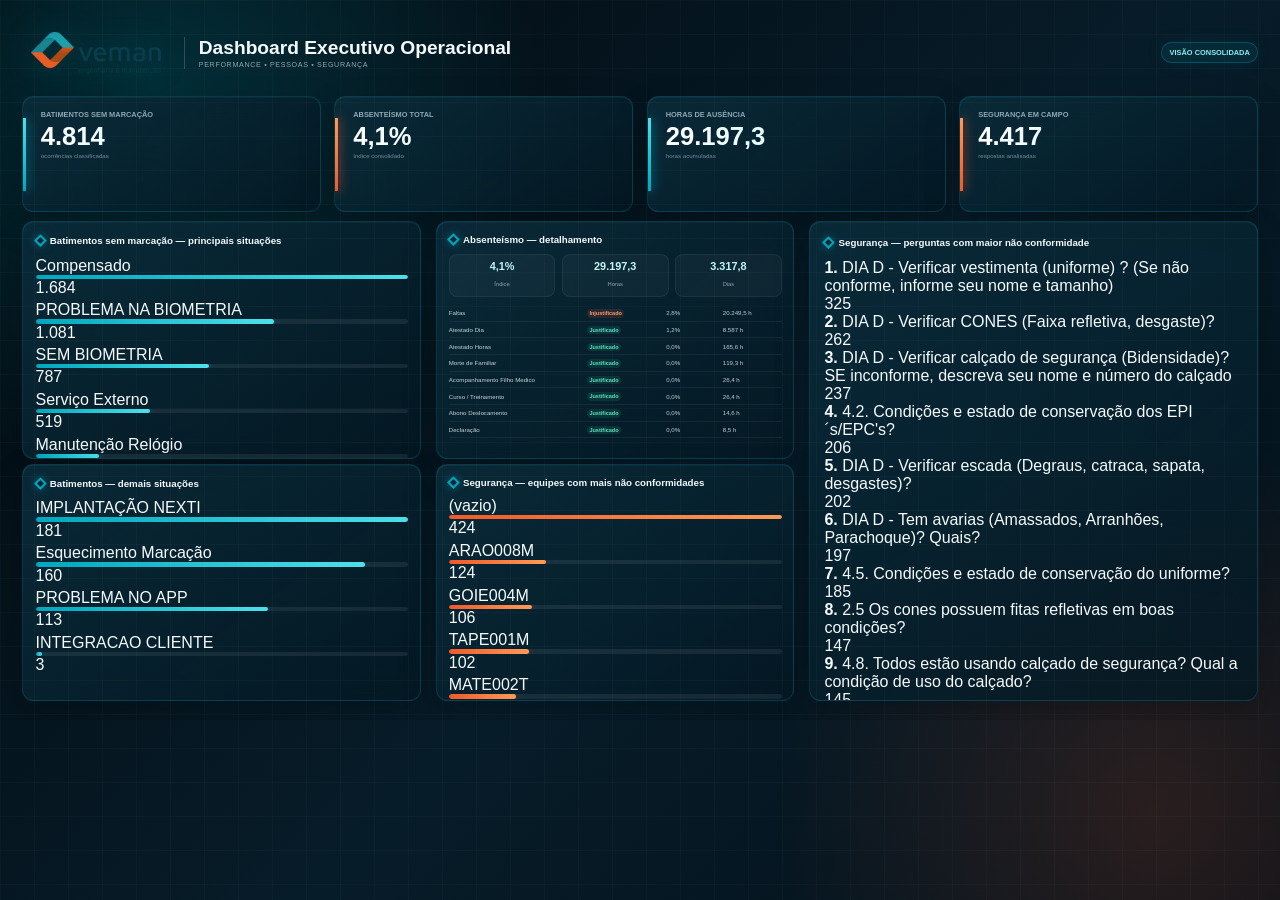
<file: index.html>
<!DOCTYPE html>
<html lang="pt-BR">

<head>
    <meta charset="UTF-8">
    <meta name="viewport" content="width=device-width, initial-scale=1.0">
    <title>Painel Executivo Operacional</title>
    <style>
        :root {
            --bg: #031019;
            --card: rgba(7, 35, 49, .88);
            --ink: #f5fbfd;
            --muted: #8ca8b5;
            --line: rgba(0, 174, 196, .20);
            --blue: #00a7bd;
            --blue2: #4de0eb;
            --red: #f05a28;
            --green: #25d6a2
        }

        * {
            box-sizing: border-box
        }

        html,
        body {
            margin: 0;
            height: 100%;
            font-family: Inter, Segoe UI, Arial, sans-serif;
            color: var(--ink);
            overflow: hidden
        }

        body {
            background: radial-gradient(circle at 12% 10%, rgba(0, 167, 189, .22), transparent 28%), radial-gradient(circle at 90% 90%, rgba(240, 90, 40, .16), transparent 27%), linear-gradient(135deg, #02090e, #071c29 55%, #031019);
            animation: bg 10s ease-in-out infinite alternate
        }

        body:after {
            content: "";
            position: fixed;
            inset: 0;
            background-image: linear-gradient(rgba(255, 255, 255, .025) 1px, transparent 1px), linear-gradient(90deg, rgba(255, 255, 255, .025) 1px, transparent 1px);
            background-size: 34px 34px;
            pointer-events: none
        }

        @keyframes bg {
            to {
                background-position: 40px 20px, -30px -20px, 0 0
            }
        }

        .slide {
            width: min(100vw, 177.78vh);
            height: min(100vh, 56.25vw);
            aspect-ratio: 16/9;
            padding: 1.45% 1.7%;
            display: grid;
            grid-template-rows: 10% 17% 1fr;
            gap: 1.35%;
            overflow: hidden;
            position: relative
        }

        .header {
            display: flex;
            justify-content: space-between;
            align-items: center
        }

        .title {
            display: flex;
            align-items: center;
            gap: 1.15vw
        }

        .logo {
            width: clamp(110px, 11.5vw, 205px);
            filter: drop-shadow(0 0 16px rgba(0, 167, 189, .2));
            animation: logoIn .9s cubic-bezier(.2, .8, .2, 1)
        }

        .titleText {
            border-left: 1px solid rgba(255, 255, 255, .18);
            padding-left: 1.1vw
        }

        .title h1 {
            font-size: clamp(14px, 1.5vw, 27px);
            margin: 0
        }

        .title p {
            font-size: clamp(6px, .56vw, 10px);
            margin: .3em 0 0;
            color: var(--muted);
            letter-spacing: .09em;
            text-transform: uppercase
        }

        .tag {
            font-size: clamp(6px, .58vw, 10px);
            font-weight: 800;
            color: #86f0f6;
            background: rgba(0, 167, 189, .1);
            border: 1px solid rgba(0, 167, 189, .3);
            padding: .65em 1em;
            border-radius: 999px;
            box-shadow: 0 0 18px rgba(0, 167, 189, .08);
            animation: pulse 1.7s infinite
        }

        @keyframes logoIn {
            from {
                opacity: 0;
                transform: translateX(-35px)
            }

            to {
                opacity: 1;
                transform: none
            }
        }

        @keyframes pulse {
            50% {
                box-shadow: 0 0 25px rgba(0, 167, 189, .28)
            }
        }

        .kpis {
            display: grid;
            grid-template-columns: repeat(4, 1fr);
            gap: 1.1%
        }

        .kpi,
        .card {
            background: linear-gradient(145deg, rgba(10, 43, 58, .92), rgba(4, 24, 35, .84));
            border: 1px solid var(--line);
            border-radius: clamp(9px, .9vw, 16px);
            box-shadow: 0 15px 35px rgba(0, 0, 0, .22), inset 0 1px rgba(255, 255, 255, .035);
            backdrop-filter: blur(12px)
        }

        .kpi {
            padding: 4.4% 6%;
            position: relative;
            overflow: hidden;
            animation: rise .7s both
        }

        .kpi:nth-child(2) {
            animation-delay: .08s
        }

        .kpi:nth-child(3) {
            animation-delay: .16s
        }

        .kpi:nth-child(4) {
            animation-delay: .24s
        }

        .kpi:before {
            content: "";
            position: absolute;
            left: 0;
            top: 18%;
            bottom: 18%;
            width: 3px;
            background: linear-gradient(var(--blue2), var(--blue));
            box-shadow: 0 0 12px var(--blue)
        }

        .kpi:nth-child(even):before {
            background: linear-gradient(#ff9a56, var(--red));
            box-shadow: 0 0 12px var(--red)
        }

        @keyframes rise {
            from {
                opacity: 0;
                transform: translateY(18px)
            }

            to {
                opacity: 1;
                transform: none
            }
        }

        .label {
            font-size: clamp(6px, .58vw, 10px);
            color: var(--muted);
            font-weight: 800;
            text-transform: uppercase
        }

        .value {
            font-size: clamp(18px, 2vw, 35px);
            font-weight: 900;
            margin-top: .12em;
            background: linear-gradient(90deg, #fff, #b5f5f7);
            -webkit-background-clip: text;
            color: transparent
        }

        .sub {
            font-size: clamp(5px, .48vw, 8.5px);
            color: #718e9b;
            margin-top: .2em
        }

        .content {
            display: grid;
            grid-template-columns: 1.05fr .94fr 1.18fr;
            grid-template-rows: 1fr 1fr;
            gap: 1.2%;
            min-height: 0
        }

        .card {
            padding: 3.2%;
            overflow: hidden;
            animation: rise .8s .25s both
        }

        .card h2 {
            font-size: clamp(8px, .76vw, 13.5px);
            margin: 0 0 2.8%;
            display: flex;
            align-items: center;
            gap: .55em
        }

        .card h2:before {
            content: "";
            width: .5em;
            height: .5em;
            border: 2px solid var(--blue);
            transform: rotate(45deg);
            box-shadow: 0 0 8px rgba(0, 167, 189, .5)
        }

        .span2 {
            grid-row: span 2
        }

        .chart {
            display: flex;
            flex-direction: column;
            gap: clamp(3px, .5vh, 7px)
        }

        .bar-row {
            display: grid;
            grid-template-columns: 42% 1fr 12%;
            align-items: center;
            gap: 2%;
            font-size: clamp(5.5px, .5vw, 9px)
        }

        .bar-label {
            white-space: nowrap;
            overflow: hidden;
            text-overflow: ellipsis;
            color: #c6d8df
        }

        .track {
            height: clamp(4px, .48vh, 7px);
            background: rgba(255, 255, 255, .07);
            border-radius: 20px;
            overflow: hidden
        }

        .fill {
            height: 100%;
            background: linear-gradient(90deg, var(--blue), var(--blue2));
            border-radius: 20px;
            box-shadow: 0 0 9px rgba(0, 190, 210, .45);
            transform-origin: left;
            animation: grow 1.2s .45s both
        }

        .fill.red {
            background: linear-gradient(90deg, var(--red), #ff9a56);
            box-shadow: 0 0 9px rgba(240, 90, 40, .4)
        }

        @keyframes grow {
            from {
                transform: scaleX(0)
            }

            to {
                transform: scaleX(1)
            }
        }

        .bar-value {
            text-align: right;
            font-weight: 900
        }

        .mini-summary {
            display: grid;
            grid-template-columns: repeat(3, 1fr);
            gap: 2%;
            margin-bottom: 2.5%
        }

        .mini {
            background: rgba(255, 255, 255, .035);
            border: 1px solid rgba(255, 255, 255, .06);
            border-radius: 8px;
            padding: 5%;
            text-align: center
        }

        .mini b {
            display: block;
            font-size: clamp(9px, .85vw, 15px);
            color: #bff7f9
        }

        .mini span {
            font-size: clamp(5px, .45vw, 8px);
            color: var(--muted)
        }

        .abs-list,
        .questions {
            display: flex;
            flex-direction: column
        }

        .abs-row {
            display: grid;
            grid-template-columns: 1.45fr .8fr .55fr .65fr;
            gap: 2%;
            padding: 1.3% 0;
            border-bottom: 1px solid rgba(255, 255, 255, .06);
            font-size: clamp(5.2px, .48vw, 8.5px);
            align-items: center;
            color: #c4d5dc
        }

        .pill {
            padding: .22em .45em;
            border-radius: 999px;
            font-weight: 800;
            font-size: .9em;
            text-align: center
        }

        .pill.just {
            background: rgba(37, 214, 162, .12);
            color: #5ce4bd
        }

        .pill.injust {
            background: rgba(240, 90, 40, .14);
            color: #ff9872
        }

        .question {
            display: grid;
            grid-template-columns: 1fr 9%;
            gap: 2%;
            padding: 1.45% 0;
            border-bottom: 1px solid rgba(255, 255, 255, .06);
            align-items: center
        }

        .question-text {
            font-size: clamp(5.2px, .49vw, 8.7px);
            line-height: 1.18;
            color: #c5d5dd
        }

        .question-text b {
            color: #45dce8
        }

        .question-value {
            text-align: right;
            font-size: clamp(5.5px, .52vw, 9px);
            font-weight: 900
        }
    </style>
</head>

<body>
    <div class="slide">
        <div class="header">
            <div class="title"><img class="logo"
                    src="[data-uri]">
                <div class="titleText">
                    <h1>Dashboard Executivo Operacional</h1>
                    <p>Performance • Pessoas • Segurança</p>
                </div>
            </div>
            <div class="tag">VISÃO CONSOLIDADA</div>
        </div>
        <div class="kpis">
            <div class="kpi">
                <div class="label">Batimentos sem marcação</div>
                <div class="value" id="kBat"></div>
                <div class="sub">ocorrências classificadas</div>
            </div>
            <div class="kpi">
                <div class="label">Absenteísmo total</div>
                <div class="value" id="kAbs"></div>
                <div class="sub">índice consolidado</div>
            </div>
            <div class="kpi">
                <div class="label">Horas de ausência</div>
                <div class="value" id="kHours"></div>
                <div class="sub">horas acumuladas</div>
            </div>
            <div class="kpi">
                <div class="label">Segurança em campo</div>
                <div class="value" id="kSeg"></div>
                <div class="sub">respostas analisadas</div>
            </div>
        </div>
        <div class="content">
            <div class="card">
                <h2>Batimentos sem marcação — principais situações</h2>
                <div id="bat" class="chart"></div>
            </div>
            <div class="card">
                <h2>Absenteísmo — detalhamento</h2>
                <div class="mini-summary">
                    <div class="mini"><b id="aPct"></b><span>Índice</span></div>
                    <div class="mini"><b id="aHours"></b><span>Horas</span></div>
                    <div class="mini"><b id="aDays"></b><span>Dias</span></div>
                </div>
                <div id="abs" class="abs-list"></div>
            </div>
            <div class="card span2">
                <h2>Segurança — perguntas com maior não conformidade</h2>
                <div id="questions" class="questions"></div>
            </div>
            <div class="card">
                <h2>Batimentos — demais situações</h2>
                <div id="bat2" class="chart"></div>
            </div>
            <div class="card">
                <h2>Segurança — equipes com mais não conformidades</h2>
                <div id="teams" class="chart"></div>
            </div>
        </div>
    </div>
    <script>
        const DATA = { "batimentos": [{ "descricao": "Compensado", "quantidade": 1684, "percentual": 0.349813045284587 }, { "descricao": "PROBLEMA NA BIOMETRIA", "quantidade": 1081, "percentual": 0.224553385957624 }, { "descricao": "SEM BIOMETRIA", "quantidade": 787, "percentual": 0.16348151225592 }, { "descricao": "Serviço Externo", "quantidade": 519, "percentual": 0.107810552555048 }, { "descricao": "Manutenção Relógio", "quantidade": 286, "percentual": 0.05941005400914 }, { "descricao": "IMPLANTAÇÃO NEXTI", "quantidade": 181, "percentual": 0.0375986705442459 }, { "descricao": "Esquecimento Marcação", "quantidade": 160, "percentual": 0.0332363938512671 }, { "descricao": "PROBLEMA NO APP", "quantidade": 113, "percentual": 0.0234732031574574 }, { "descricao": "INTEGRACAO CLIENTE", "quantidade": 3, "percentual": 0.000623182384711259 }], "absenteismo": [{ "descricao": "Faltas", "tipo": "Injustificado", "total": 0.028493840212147445, "horas": 20249.466677773, "dias": 2301.212795902533 }, { "descricao": "Atestado Dia", "tipo": "Justificado", "total": 0.012083160494286494, "horas": 8587.033336662253, "dias": 974.8409094691953 }, { "descricao": "Atestado Horas", "tipo": "Justificado", "total": 0.00023297552513118952, "horas": 165.56666626036167, "dias": 19.047979751808775 }, { "descricao": "Morte de Familiar", "tipo": "Justificado", "total": 0.0001678483827747219, "horas": 119.28333312074345, "dias": 13.888257551599633 }, { "descricao": "Acompanhamento Filho Medico", "tipo": "Justificado", "total": 3.7148503393740846e-05, "horas": 26.400000000000002, "dias": 3.0 }, { "descricao": "Curso / Treinamento", "tipo": "Justificado", "total": 3.7148503393740846e-05, "horas": 26.400000000000002, "dias": 3.0 }, { "descricao": "Abono Deslocamento", "tipo": "Justificado", "total": 2.0544248015050454e-05, "horas": 14.599999947473407, "dias": 1.6590909031219778 }, { "descricao": "Declaração", "tipo": "Justificado", "total": 1.1984144640280973e-05, "horas": 8.516666611035664, "dias": 1.1344696906479923 }], "absResumo": { "percentual": 0.04108465001378266, "horas": 29197.26668037487, "dias": 3317.7835032689063 }, "perguntas": [{ "pergunta": "DIA D - Verificar vestimenta (uniforme) ?  (Se não conforme, informe seu nome e tamanho)", "quantidade": 325 }, { "pergunta": "DIA D - Verificar CONES (Faixa refletiva, desgaste)?", "quantidade": 262 }, { "pergunta": "DIA D - Verificar calçado de segurança (Bidensidade)? SE inconforme, descreva seu nome e número do calçado", "quantidade": 237 }, { "pergunta": "4.2. Condições e estado de conservação dos EPI´s/EPC's?", "quantidade": 206 }, { "pergunta": "DIA D - Verificar escada (Degraus, catraca, sapata, desgastes)?", "quantidade": 202 }, { "pergunta": "DIA D - Tem avarias (Amassados, Arranhões, Parachoque)? Quais?", "quantidade": 197 }, { "pergunta": "4.5. Condições e estado de conservação do uniforme?", "quantidade": 185 }, { "pergunta": "2.5 Os cones possuem fitas refletivas em boas condições?", "quantidade": 147 }, { "pergunta": "4.8. Todos estão usando calçado de segurança? Qual a condição de uso do calçado?", "quantidade": 145 }, { "pergunta": "DIA D - Verificar desgaste perneiras?", "quantidade": 134 }, { "pergunta": "DIA D - Verificar  vara de manobra elementos, vara telescópica e pega tudo ?", "quantidade": 128 }, { "pergunta": "DIA D - Verificar condições pneus que estão rodando (TWI)?", "quantidade": 105 }, { "pergunta": "2.2- As lâmpadas das lanternas (cilibrim) estão em perfeitas condições de uso?", "quantidade": 102 }, { "pergunta": "DIA D - Verificar protetor Facial?", "quantidade": 96 }, { "pergunta": "2.4 Os cones estão em boas condições de uso?", "quantidade": 92 }, { "pergunta": "DIA D - Verificar vidros, parabrisa, faróis da viatura?", "quantidade": 85 }, { "pergunta": "5.10. Existe sinalização (bandeirola) das partes sobressalentes na traseira?", "quantidade": 78 }, { "pergunta": "DIA D - Suporte de escada veicular com rachadura e trincas?", "quantidade": 76 }, { "pergunta": "DIA D - Lâmpadas e lanternas de seta ou pisca-alerta em perfeitas condições?", "quantidade": 72 }, { "pergunta": "DIA D - Verificar pneu de  estepe (TWI)?", "quantidade": 61 }], "equipes": [{ "equipe": "(vazio)", "total": 432, "inconforme": 254, "nao_conforme": 170, "sim": 8, "nao_conformidades": 424, "indice": 0.9814814814814815 }, { "equipe": "ARAO008M", "total": 124, "inconforme": 9, "nao_conforme": 115, "sim": 0, "nao_conformidades": 124, "indice": 1.0 }, { "equipe": "GOIE004M", "total": 106, "inconforme": 27, "nao_conforme": 79, "sim": 0, "nao_conformidades": 106, "indice": 1.0 }, { "equipe": "TAPE001M", "total": 103, "inconforme": 35, "nao_conforme": 67, "sim": 1, "nao_conformidades": 102, "indice": 0.9902912621359223 }, { "equipe": "MATE002T", "total": 86, "inconforme": 11, "nao_conforme": 75, "sim": 0, "nao_conformidades": 86, "indice": 1.0 }, { "equipe": "ITAE002M", "total": 85, "inconforme": 26, "nao_conforme": 57, "sim": 2, "nao_conformidades": 83, "indice": 0.9764705882352941 }, { "equipe": "INDE001M", "total": 76, "inconforme": 2, "nao_conforme": 74, "sim": 0, "nao_conformidades": 76, "indice": 1.0 }, { "equipe": "GOIE003M", "total": 75, "inconforme": 10, "nao_conforme": 65, "sim": 0, "nao_conformidades": 75, "indice": 1.0 }, { "equipe": "ITAE003T", "total": 74, "inconforme": 13, "nao_conforme": 59, "sim": 2, "nao_conformidades": 72, "indice": 0.972972972972973 }, { "equipe": "GOIE002T", "total": 71, "inconforme": 11, "nao_conforme": 60, "sim": 0, "nao_conformidades": 71, "indice": 1.0 }, { "equipe": "PALE001M", "total": 70, "inconforme": 27, "nao_conforme": 42, "sim": 1, "nao_conformidades": 69, "indice": 0.9857142857142858 }, { "equipe": "MONF004M", "total": 71, "inconforme": 28, "nao_conforme": 39, "sim": 4, "nao_conformidades": 67, "indice": 0.9436619718309859 }, { "equipe": "ARUE002T", "total": 69, "inconforme": 45, "nao_conforme": 21, "sim": 3, "nao_conformidades": 66, "indice": 0.9565217391304348 }, { "equipe": "ITAO016M", "total": 67, "inconforme": 18, "nao_conforme": 48, "sim": 1, "nao_conformidades": 66, "indice": 0.9850746268656716 }, { "equipe": "FAZE002T", "total": 63, "inconforme": 34, "nao_conforme": 28, "sim": 1, "nao_conformidades": 62, "indice": 0.9841269841269841 }], "segTotal": 4417 };
        const n0 = new Intl.NumberFormat('pt-BR'), nf = new Intl.NumberFormat('pt-BR', { maximumFractionDigits: 1 });
        const pct = v => (v * 100).toLocaleString('pt-BR', { minimumFractionDigits: 1, maximumFractionDigits: 1 }) + '%';
        const totalBat = DATA.batimentos.reduce((s, x) => s + x.quantidade, 0);
        kBat.textContent = n0.format(totalBat); kAbs.textContent = pct(DATA.absResumo.percentual); kHours.textContent = nf.format(DATA.absResumo.horas); kSeg.textContent = n0.format(DATA.segTotal);
        aPct.textContent = pct(DATA.absResumo.percentual); aHours.textContent = nf.format(DATA.absResumo.horas); aDays.textContent = nf.format(DATA.absResumo.dias);
        function bars(id, items, red = false) { const el = document.getElementById(id), max = Math.max(...items.map(x => x.v), 1); el.innerHTML = items.map(x => `<div class="bar"><div class="name" title="${x.n}">${x.n}</div><div class="track"><div class="fill ${red ? 'red' : ''}" style="width:${x.v / max * 100}%"></div></div><div class="num">${n0.format(x.v)}</div></div>`).join('') }
        bars('bat', DATA.batimentos.slice(0, 5).map(x => ({ n: x.descricao, v: x.quantidade })));
        bars('bat2', DATA.batimentos.slice(5).map(x => ({ n: x.descricao, v: x.quantidade })));
        abs.innerHTML = DATA.absenteismo.slice(0, 8).map(x => `<div class="abs-row"><div>${x.descricao}</div><div><span class="pill ${x.tipo === 'Justificado' ? 'just' : 'injust'}">${x.tipo}</span></div><div class="num">${pct(x.total)}</div><div class="num">${nf.format(x.horas)} h</div></div>`).join('');
        questions.innerHTML = DATA.perguntas.slice(0, 12).map((x, i) => `<div class="q"><div><b>${i + 1}.</b> ${x.pergunta}</div><div class="qv">${n0.format(x.quantidade)}</div></div>`).join('');
        bars('teams', DATA.equipes.slice(0, 9).map(x => ({ n: x.equipe, v: x.nao_conformidades })), true);
    </script>
</body>

</html>
</file>
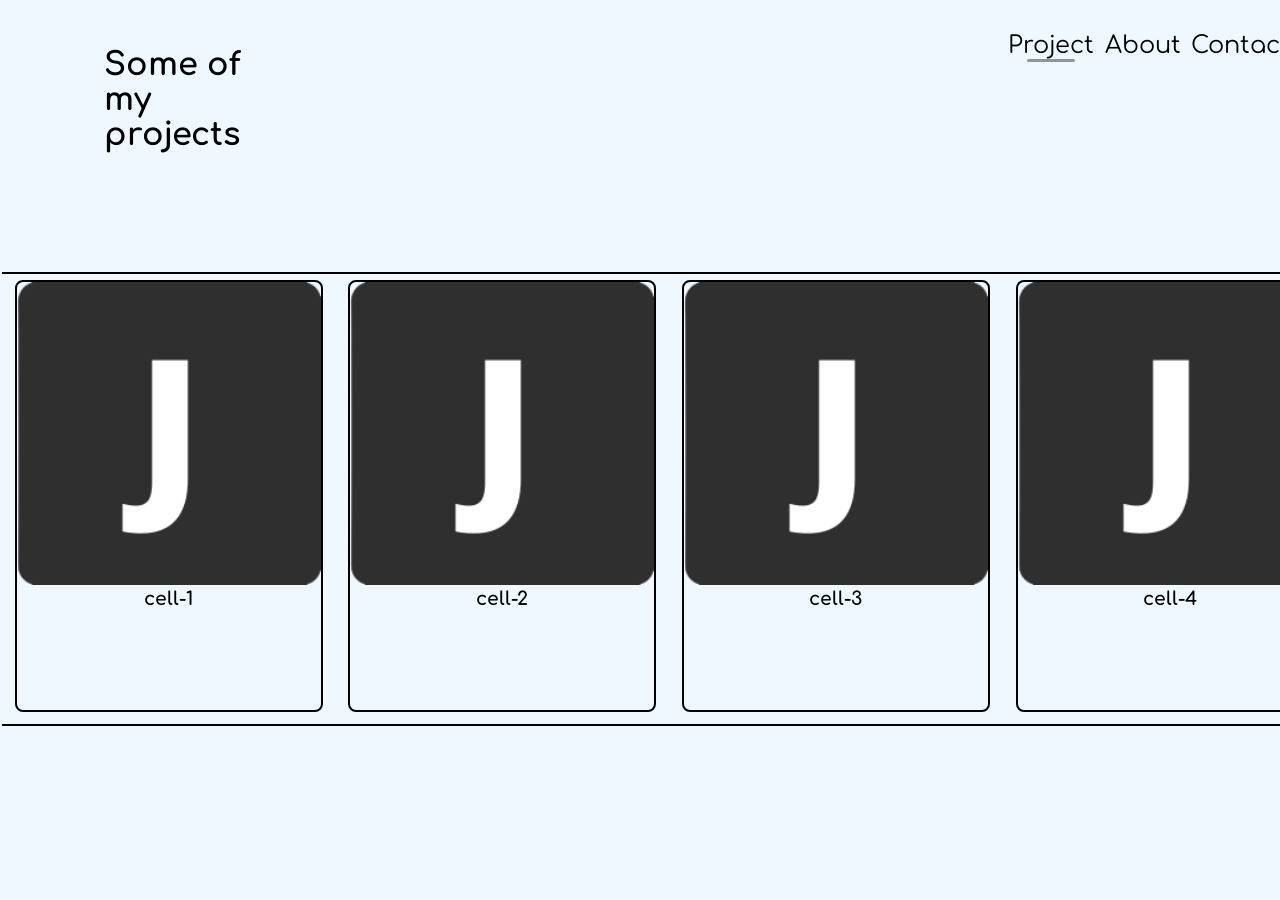
<file: Hakki/index.html>
<!DOCTYPE html>
<html lang="pt-br">
<head>
    <meta charset="UTF-8">
    <meta http-equiv="X-UA-Compatible" content="IE=edge">
    <meta name="viewport" content="width=device-width, initial-scale=1.0">
    <script src="https://ajax.googleapis.com/ajax/libs/jquery/3.6.0/jquery.min.js"></script> 
    <link rel="stylesheet" href="./style.css">
    <link rel="shortcut icon" href="./img/logo.png" type="image/x-icon">
    <title>Portifolio</title>
</head>
<body>
    <div id="cursor">
        <span id="smallC" class="cursor" style="display: none;"></span>
        <span id="bigC" class="cursor" style="display: none;"></span>
    </div>
    <nav id="navM">
        <span id="menuOp" class="hove" onclick="openM()">=</span>
        <ul id="ulMenu">
            <li class="hove nv mag" onclick="scrollMove(0)"><span>Project</span></li>
            <li class="hove nv" onclick="scrollMove(1)"><span>About</span></li>
            <li class="hove nv" onclick="scrollMove(2)"><span>Contact</span></li>
        </ul>
    </nav>
    <div id="root">
        <div class="page">
            <h1 id="tlP" class="hove">Some of my projects</h1>
            <div id="projetos">
                <div class="cell" i="0"><img src="./img/logo.png" alt=""><h3>cell-1</h3></div>
                <div class="cell" i="0"><img src="./img/logo.png" alt=""><h3>cell-2</h3></div>
                <div class="cell" i="0"><img src="./img/logo.png" alt=""><h3>cell-3</h3></div>
                <div class="cell" i="0"><img src="./img/logo.png" alt=""><h3>cell-4</h3></div>
            </div>
        </div>
        <div class="page"></div>
        <div class="page">
            <ul class="contactUl">
                <li class="hove">Email: <a class="co" href="#" onclick="copiar(0)">josemiguelbar9@gmail.com</a></li>
                <li class="hove">WhatsApp: <a class="co" href="#" onclick="copiar(1)">+55 (64) 999283566</a></li>
                <li class="hove">Linkedin: <a href="https://www.linkedin.com/in/jos%C3%A9-miguel-barcelos-80810a236/">Linkedin</a></li>
                <li class="hove">Github: <a href="https://github.com/Hakki999">github.com/Hakki999</a></li>
            </ul>
            <input type="text" id="copy" style="opacity: 0%;">
        </div>
        
    </div>
    <script src="./main.js"></script>
    <script src="./src/mouse.js"></script>
    <script src="./src/pageP.js"></script>
</body>
</html>
</file>
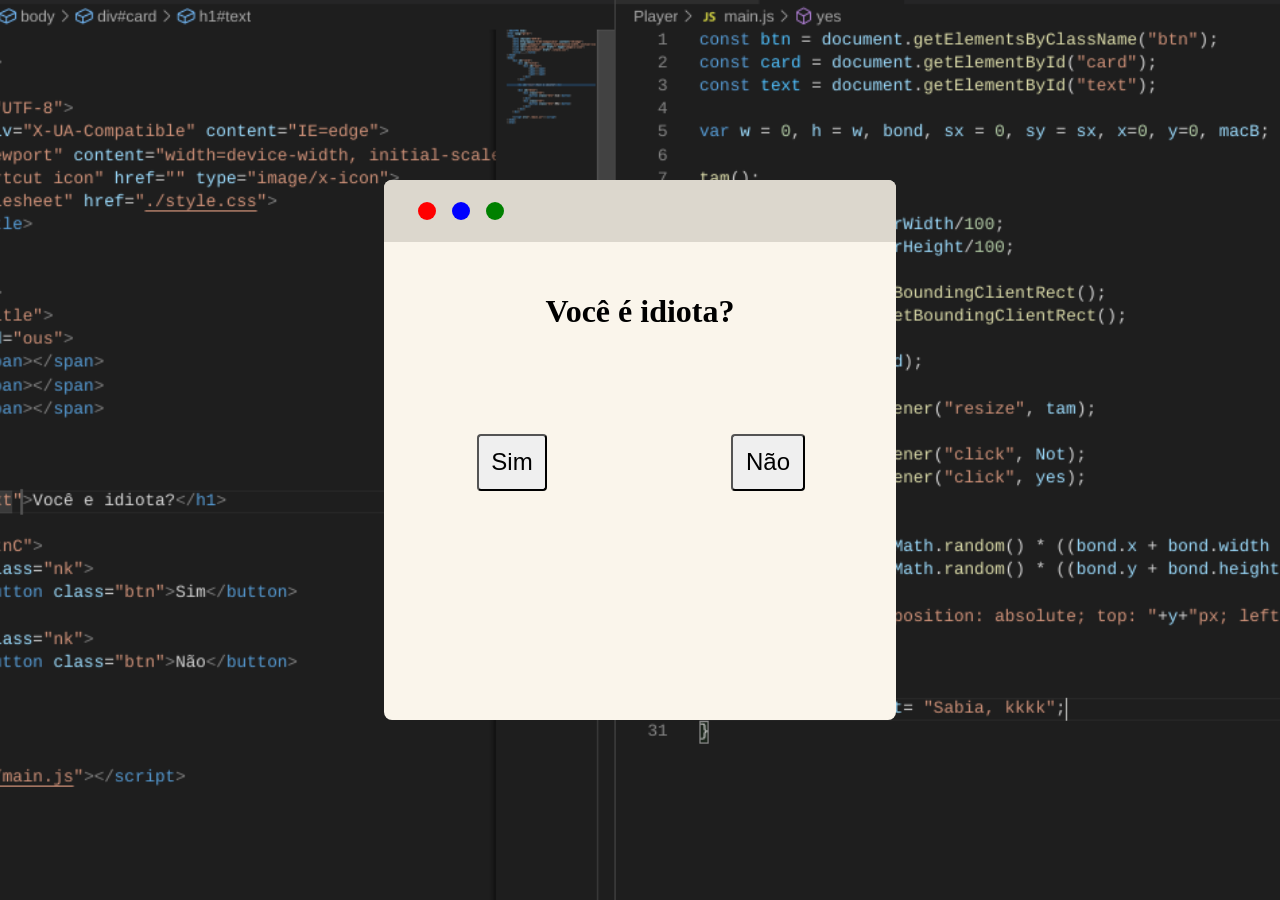
<file: vcidiota/index.html>
<!DOCTYPE html>
<html lang="pt-br">
<head>
    <meta charset="UTF-8">
    <meta http-equiv="X-UA-Compatible" content="IE=edge">
    <meta name="viewport" content="width=device-width, initial-scale=1.0">
    <link rel="shortcut icon" href="" type="image/x-icon">
    <link rel="stylesheet" href="./style.css">
    <title>...</title>
</head>
<body>
    <div id="card">
        <div id="title">
            <div id="ous">
                <span></span>
                <span></span>
                <span></span>
            </div>
        </div>

        <h1 id="text">Você é idiota?</h1>

        <div id="btnC">
            <div class="nk">
                <button class="btn">Sim</button>
            </div>
            <div class="nk">
                <button class="btn">Não</button>
            </div>
        </div>
    </div>

    <script src="./main.js"></script>
</body>
</html>
</file>
<file: Hakki/style.css>
@import url('https://fonts.googleapis.com/css2?family=Comfortaa&display=swap');

*{
    margin: 0;
    padding: 0;
    list-style: none;
}

body{
    width: 100vw;
    height: 100vh;

    cursor: none;
    background-color: aliceblue;

    font-family: 'Comfortaa', cursive;
}

body::-webkit-scrollbar{
    display: none;
}

nav{
    width: auto;
    height: 10%;

    position: fixed;
    right: 0;
    padding-right: 1rem;

    display: flex;
    justify-content: space-around;
    align-items: center;

    z-index: 100;
}

nav > ul{
    width: 100%;
    display: flex;
    justify-content: space-around;
    align-items: center;
    font-size: 1.5rem;
}

nav > ul > li{
    padding: 2%;
    display: flex;
    justify-content: center;
}

.cursor{
    pointer-events: none;
    border-radius: 80%;
    backdrop-filter: invert(200%);

    position: absolute;

    transform: translate(50%, 50%) scale(1);

    z-index: 10100;
}

#smallC{
    width: 2rem;
    height: 2rem;

    position: absolute;

    
    transition-duration: 100ms;
}

#bigC{
    width: 0.8rem;
    height: 0.8rem;

    transition-duration : 10ms;
}

#root{
    width: 100%;
    height: 100%;

    overflow: scroll;
}

 #root::-webkit-scrollbar{
    display: none;
}

.page{
    width: 100%;
    height: 100%;
    position: relative;

    border: 2px solid rgb(0, 0, 0, 0);
}

.page:nth-child(1n){
    display: flex;
    justify-content: center;
}
.page:nth-child(2n){
    left: 100%;
}
.page:nth-child(3n){
    left: 200%;
    display: flex;
    align-items: center;
}

#tlP{
    width: 10rem;
    height: auto;

    position: absolute;
    top: 5%;
    left: 8%;
}


#projetos{
    width: 100%;
    height: 50%;
    
    margin-top: 30vh;
    overflow: scroll;

    display: flex;
    flex-wrap: nowrap;
    justify-content: space-around;
    text-align: center;

    border-top: 2px solid black;
    border-bottom: 2px solid black;
}

#projetos::-webkit-scrollbar{
    display: none;
}

.cell{
    width: 304px;
    height: 95%;
    min-width: 304px;

    margin: 0 1%;
    margin-top: 0.5%;

    border: 2px solid black;
    border-radius: 8px;
}

.cell:hover{
    transform: scale(1.02);
}

.marc::before{
    content: "";
    
    width: 3rem;
    height: 0.2rem;

    position: absolute;
    top: 65%;

    background-color: rgb(0, 0, 0, 0.4);
    border-radius: 4px;
    
    animation: anMarc 0.5s linear normal;
}

@keyframes anMarc{
    0%{
        width: 0rem;
    }
    100%{
        width: 3rem;
    }
}

@keyframes up{
    0%{
        transform: translate(0%, 0%);
    }
    50%{
        transform: translate(0%, -150%);
    }
    100%{
        transform: translate(0%, 0%);
    }
}
@keyframes down{
    0%{
        transform: translate(0%, 0%);
    }
    50%{
        transform: translate(0%, 150%);
    }
    100%{
        transform: translate(0%, 0%);
    }
}

.contactUl{
    width: 35%;
    height: 60%;
    min-width: 350px;

    position: absolute;

    display: flex;
    flex-direction: column;
    justify-content: center;
    align-items: center;

    border: 1px solid black;
    border-radius: 8px;
}

.contactUl li{
    margin: 1%;
    padding: 1.3%;
    border: 2px solid black;
    border-radius: 4px;
}

a{
    cursor: none;
}
.co{
    text-decoration: none;
}

.co:hover span{
    display: block;
    background-color: red;
}

#menuOp{
    display: none;
    position: absolute;
    top: 1.3rem;
    right: 1.3rem;
}

@media only screen and (max-width: 500px) {
    .page:nth-child(2n){
        left: 0%;
    }
    .page:nth-child(3n){
        left: 0%;
    }
  }


@media only screen and (max-width: 650px) {

    #menuOp{
        display: block;
        font-size: 4rem; 
    }
    #ulMenu{
        display: none;
        flex-direction: column;
    }       

    #navM{
        right: 0;
    }
}


@keyframes openM{
    0%{
        width: 10%;
        height: 100%;
        border-radius: 80% 0% 0% 80%;
        opacity: 10%;
        background-color: rgb(0, 0, 0, 0);
    }
    100%{
        width: 50%;
        height: 100%;
        border-radius: 0%;
        opacity: 100%;
        background-color: rgb(10, 10, 10, 0.95);
    }
}
@keyframes closeM{
    100%{
        width: 10%;
        height: 100%;
        border-radius: 80% 0% 0% 80%;
        opacity: 10%;
        background-color: rgb(0, 0, 0, 0);
    }
    0%{
        width: 50%;
        height: 100%;
        border-radius: 0%;
        opacity: 100%;
        background-color: rgb(10, 10, 10, 0.95);
    }
}

#projetos img{
    width: 100%;
}

#projetos h3{
    width: 100%;
    height: auto;
}
</file>
<file: vcidiota/style.css>
*{
    margin: 0;
    padding: 0;
}

body{
    width: 100vw;
    height: 100vh;

    display: flex;
    justify-content: center;
    align-items: center;

    background-color: black;
    background-image: url(./img/bk.png);
    background-position: center;
    background-repeat: no-repeat;
    background-size: cover;
}

#card{
    width: 40%;
    height: 60%;

    min-width: 500px;
    min-height: 500px;
    max-width: 650px;
    max-height: 650px;

    display: flex;
    flex-direction: column;
    text-align: center;

    border-radius: 8px;

    background-color: rgb(250, 245, 235);
}

#title{
    width: 100%;
    height: 11.5%;

    border-radius: 8px 8px 0px 0px;

    background-color: rgb(220, 215, 205);
}

#ous{
    width: 20%;
    height: 100%;

    margin-left: 5%;

    display: flex;
    justify-content: space-around;
    align-items: center;
}

#ous > span{
    width: 18px;
    height: 18px;

    border-radius: 80%;

    background-color: aqua;
}

#ous span:nth-child(1n){
    background-color: red;
}

#ous span:nth-child(2n){
    background-color: blue;
}
#ous span:nth-child(3n){
    background-color: green;
}

h1{
    margin-top: 10%;
    margin-bottom: 10%;
}

#btnC{
    width: 100%;
    height: 30%;

    display: flex;
    justify-content: space-around;
    align-items: center;
}

button{
    font-size: 1.5rem;
    padding: 1vw;
    border-radius: 4px;
}

.nk{
    width: 50%;
    height: 100%;

    display: flex;
    justify-content: center;
    align-items: center;
}
</file>
